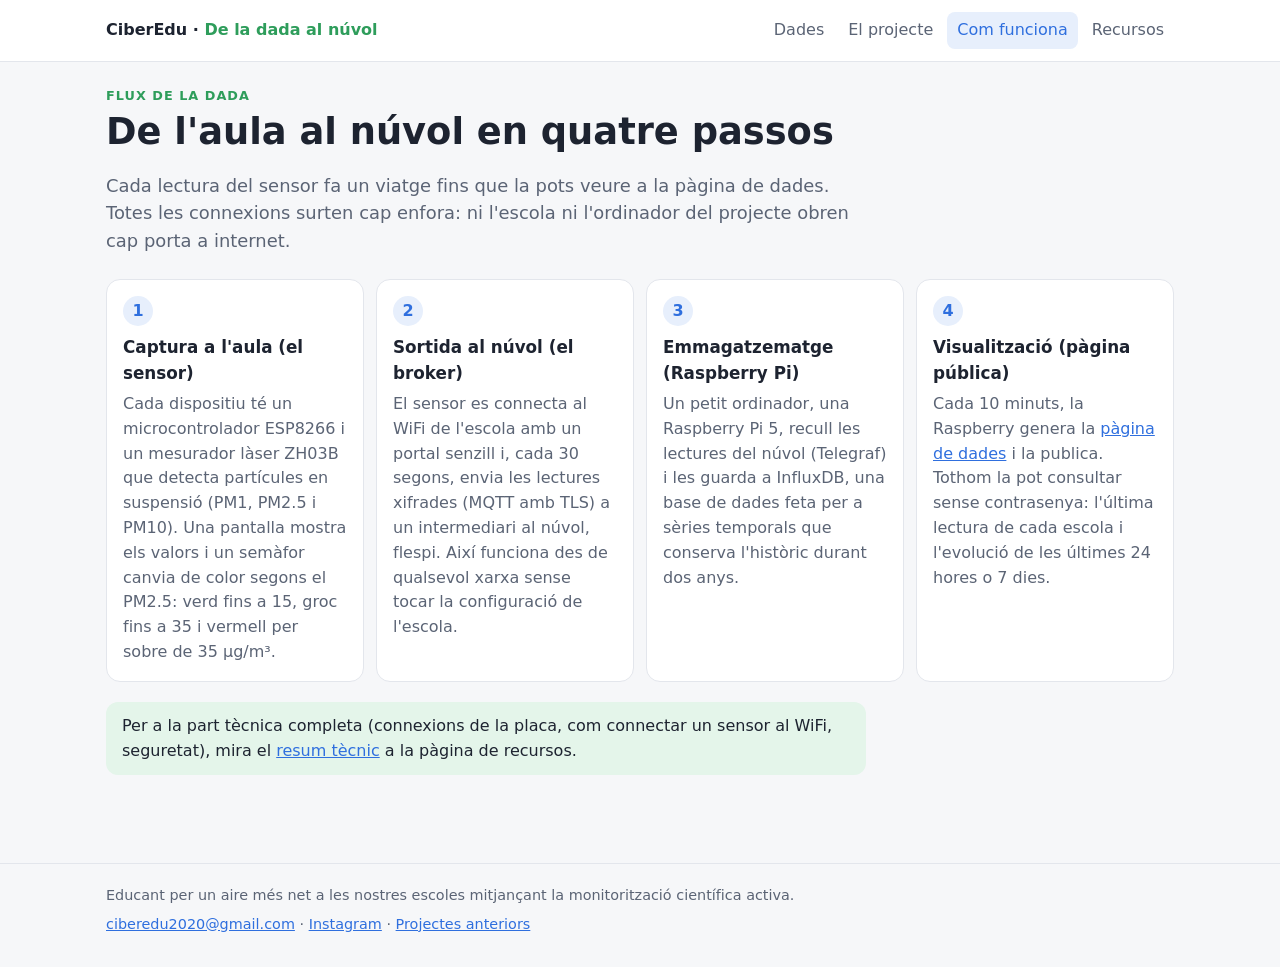
<file: flux/index.html>
<!doctype html>
<html lang="ca">
<head>
<meta charset="utf-8">
<meta name="viewport" content="width=device-width, initial-scale=1">
<title>Com funciona · CiberEdu</title>
<meta name="description" content="El recorregut d'una dada: del sensor de l'aula fins a la pàgina pública, en quatre passos.">
<link rel="stylesheet" href="/estil.css">
</head>
<body>
<header class="cap"><div class="cap-dins">
  <a class="marca" href="/">CiberEdu · <span>De la dada al núvol</span></a>
  <nav aria-label="Menú">
    <a href="/">Dades</a>
    <a href="/projecte/">El projecte</a>
    <a href="/flux/" aria-current="page">Com funciona</a>
    <a href="/recursos/">Recursos</a>
  </nav>
</div></header>

<main>
  <div class="text">
    <p class="etiqueta">Flux de la dada</p>
    <h1>De l'aula al núvol en quatre passos</h1>
    <p class="entradeta">Cada lectura del sensor fa un viatge fins que la pots veure a la pàgina de dades. Totes les connexions surten cap enfora:
       ni l'escola ni l'ordinador del projecte obren cap porta a internet.</p>
  </div>

  <ol class="passos" style="margin-top:24px">
    <li><span class="num">1</span><h3>Captura a l'aula (el sensor)</h3>
      <p>Cada dispositiu té un microcontrolador ESP8266 i un mesurador làser ZH03B que detecta partícules en suspensió (PM1, PM2.5 i PM10).
         Una pantalla mostra els valors i un semàfor canvia de color segons el PM2.5: verd fins a 15, groc fins a 35 i vermell per sobre de 35 µg/m³.</p></li>
    <li><span class="num">2</span><h3>Sortida al núvol (el broker)</h3>
      <p>El sensor es connecta al WiFi de l'escola amb un portal senzill i, cada 30 segons, envia les lectures xifrades (MQTT amb TLS)
         a un intermediari al núvol, flespi. Així funciona des de qualsevol xarxa sense tocar la configuració de l'escola.</p></li>
    <li><span class="num">3</span><h3>Emmagatzematge (Raspberry Pi)</h3>
      <p>Un petit ordinador, una Raspberry Pi 5, recull les lectures del núvol (Telegraf) i les guarda a InfluxDB,
         una base de dades feta per a sèries temporals que conserva l'històric durant dos anys.</p></li>
    <li><span class="num">4</span><h3>Visualització (pàgina pública)</h3>
      <p>Cada 10 minuts, la Raspberry genera la <a href="/">pàgina de dades</a> i la publica. Tothom la pot consultar sense contrasenya:
         l'última lectura de cada escola i l'evolució de les últimes 24 hores o 7 dies.</p></li>
  </ol>

  <p class="nota text">Per a la part tècnica completa (connexions de la placa, com connectar un sensor al WiFi, seguretat), mira el
     <a href="/recursos/">resum tècnic</a> a la pàgina de recursos.</p>
</main>

<footer class="peu"><div class="peu-dins">
  <p>Educant per un aire més net a les nostres escoles mitjançant la monitorització científica activa.</p>
  <p><a href="mailto:ciberedu2020@gmail.com">ciberedu2020@gmail.com</a> · <a href="https://www.instagram.com/ciberedu2020/">Instagram</a> ·
     <a href="https://ciberedu2020.wixsite.com/website">Projectes anteriors</a></p>
</div></footer>
</body>
</html>
</file>
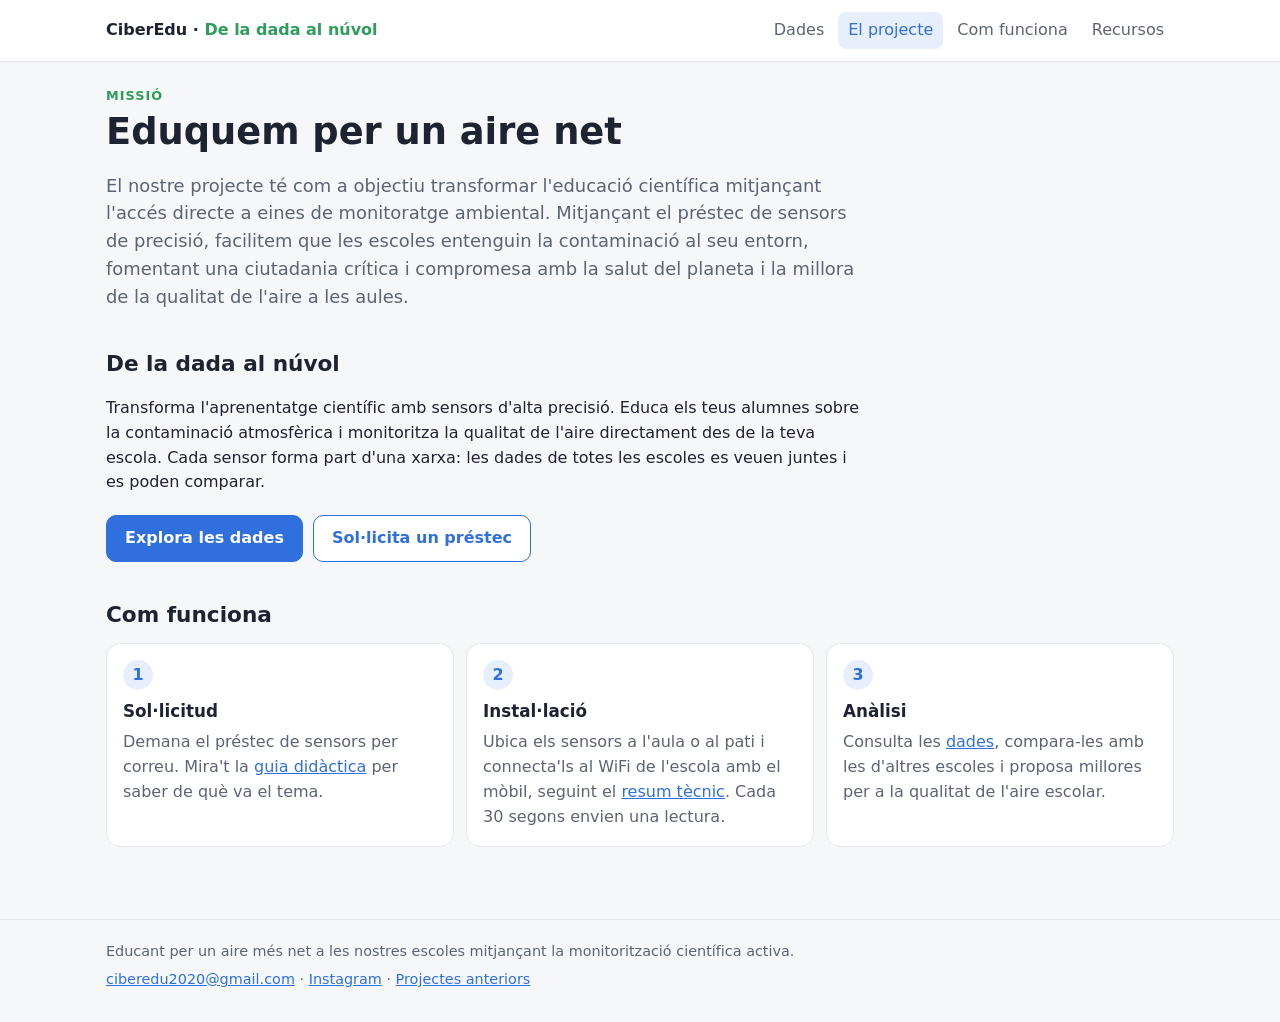
<file: projecte/index.html>
<!doctype html>
<html lang="ca">
<head>
<meta charset="utf-8">
<meta name="viewport" content="width=device-width, initial-scale=1">
<title>El projecte · CiberEdu</title>
<meta name="description" content="De la dada al núvol: préstec de sensors de qualitat de l'aire a les escoles per aprendre ciència amb dades reals.">
<link rel="stylesheet" href="/estil.css">
</head>
<body>
<header class="cap"><div class="cap-dins">
  <a class="marca" href="/">CiberEdu · <span>De la dada al núvol</span></a>
  <nav aria-label="Menú">
    <a href="/">Dades</a>
    <a href="/projecte/" aria-current="page">El projecte</a>
    <a href="/flux/">Com funciona</a>
    <a href="/recursos/">Recursos</a>
  </nav>
</div></header>

<main><div class="text">
  <p class="etiqueta">Missió</p>
  <h1>Eduquem per un aire net</h1>
  <p class="entradeta">El nostre projecte té com a objectiu transformar l'educació científica mitjançant l'accés directe a eines de monitoratge ambiental.
     Mitjançant el préstec de sensors de precisió, facilitem que les escoles entenguin la contaminació al seu entorn, fomentant una ciutadania crítica
     i compromesa amb la salut del planeta i la millora de la qualitat de l'aire a les aules.</p>

  <h2>De la dada al núvol</h2>
  <p>Transforma l'aprenentatge científic amb sensors d'alta precisió. Educa els teus alumnes sobre la contaminació atmosfèrica
     i monitoritza la qualitat de l'aire directament des de la teva escola. Cada sensor forma part d'una xarxa: les dades de totes
     les escoles es veuen juntes i es poden comparar.</p>
  <div class="botons">
    <a class="boto-gran principal" href="/">Explora les dades</a>
    <a class="boto-gran" href="mailto:ciberedu2020@gmail.com?subject=Sol%C2%B7licitud%20de%20pr%C3%A9stec%20de%20sensors">Sol·licita un préstec</a>
  </div>
</div>

  <h2>Com funciona</h2>
  <ol class="passos">
    <li><span class="num">1</span><h3>Sol·licitud</h3>
      <p>Demana el préstec de sensors per correu. Mira't la <a href="/recursos/">guia didàctica</a> per saber de què va el tema.</p></li>
    <li><span class="num">2</span><h3>Instal·lació</h3>
      <p>Ubica els sensors a l'aula o al pati i connecta'ls al WiFi de l'escola amb el mòbil, seguint el <a href="/recursos/">resum tècnic</a>.
         Cada 30 segons envien una lectura.</p></li>
    <li><span class="num">3</span><h3>Anàlisi</h3>
      <p>Consulta les <a href="/">dades</a>, compara-les amb les d'altres escoles i proposa millores per a la qualitat de l'aire escolar.</p></li>
  </ol>
</main>

<footer class="peu"><div class="peu-dins">
  <p>Educant per un aire més net a les nostres escoles mitjançant la monitorització científica activa.</p>
  <p><a href="mailto:ciberedu2020@gmail.com">ciberedu2020@gmail.com</a> · <a href="https://www.instagram.com/ciberedu2020/">Instagram</a> ·
     <a href="https://ciberedu2020.wixsite.com/website">Projectes anteriors</a></p>
</div></footer>
</body>
</html>
</file>
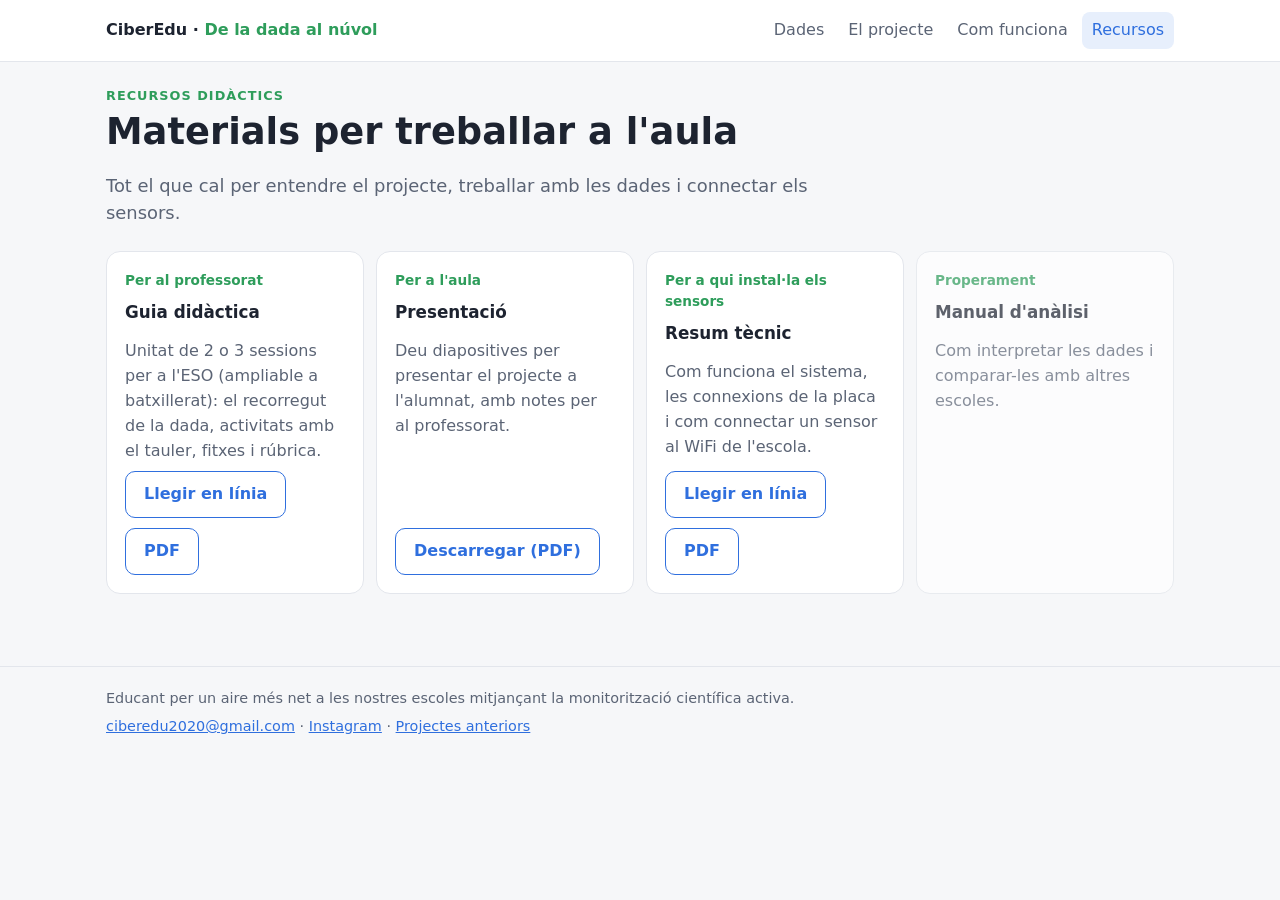
<file: recursos/index.html>
<!doctype html>
<html lang="ca">
<head>
<meta charset="utf-8">
<meta name="viewport" content="width=device-width, initial-scale=1">
<title>Recursos · CiberEdu</title>
<meta name="description" content="Guia didàctica, presentació i resum tècnic del projecte De la dada al núvol.">
<link rel="stylesheet" href="/estil.css">
<style>
  .recursos { display: grid; grid-template-columns: repeat(auto-fit, minmax(240px, 1fr)); gap: 12px; margin-top: 24px; }
  .recurs { background: var(--targeta); border: 1px solid var(--linia); border-radius: 14px; padding: 18px;
            display: flex; flex-direction: column; gap: 8px; }
  .recurs p { margin: 0; color: var(--suau); flex: 1; }
  .recurs .per { font-size: .85rem; font-weight: 600; color: var(--verd); }
  .recurs a.boto-gran { align-self: flex-start; }
  .recurs.aviat { opacity: .7; }
</style>
</head>
<body>
<header class="cap"><div class="cap-dins">
  <a class="marca" href="/">CiberEdu · <span>De la dada al núvol</span></a>
  <nav aria-label="Menú">
    <a href="/">Dades</a>
    <a href="/projecte/">El projecte</a>
    <a href="/flux/">Com funciona</a>
    <a href="/recursos/" aria-current="page">Recursos</a>
  </nav>
</div></header>

<main>
  <div class="text">
    <p class="etiqueta">Recursos didàctics</p>
    <h1>Materials per treballar a l'aula</h1>
    <p class="entradeta">Tot el que cal per entendre el projecte, treballar amb les dades i connectar els sensors.</p>
  </div>

  <div class="recursos">
    <article class="recurs">
      <span class="per">Per al professorat</span>
      <h3>Guia didàctica</h3>
      <p>Unitat de 2 o 3 sessions per a l'ESO (ampliable a batxillerat): el recorregut de la dada, activitats amb el tauler, fitxes i rúbrica.</p>
      <div class="botons" style="margin:0"><a class="boto-gran" href="/recursos/guia-didactica/">Llegir en línia</a>
      <a class="boto-gran" href="/recursos/guia-didactica.pdf">PDF</a></div>
    </article>
    <article class="recurs">
      <span class="per">Per a l'aula</span>
      <h3>Presentació</h3>
      <p>Deu diapositives per presentar el projecte a l'alumnat, amb notes per al professorat.</p>
      <a class="boto-gran" href="/recursos/presentacio.pdf">Descarregar (PDF)</a>
    </article>
    <article class="recurs">
      <span class="per">Per a qui instal·la els sensors</span>
      <h3>Resum tècnic</h3>
      <p>Com funciona el sistema, les connexions de la placa i com connectar un sensor al WiFi de l'escola.</p>
      <div class="botons" style="margin:0"><a class="boto-gran" href="/recursos/resum-tecnic/">Llegir en línia</a>
      <a class="boto-gran" href="/recursos/resum-tecnic.pdf">PDF</a></div>
    </article>
    <article class="recurs aviat">
      <span class="per">Properament</span>
      <h3>Manual d'anàlisi</h3>
      <p>Com interpretar les dades i comparar-les amb altres escoles.</p>
    </article>
  </div>
</main>

<footer class="peu"><div class="peu-dins">
  <p>Educant per un aire més net a les nostres escoles mitjançant la monitorització científica activa.</p>
  <p><a href="mailto:ciberedu2020@gmail.com">ciberedu2020@gmail.com</a> · <a href="https://www.instagram.com/ciberedu2020/">Instagram</a> ·
     <a href="https://ciberedu2020.wixsite.com/website">Projectes anteriors</a></p>
</div></footer>
</body>
</html>
</file>
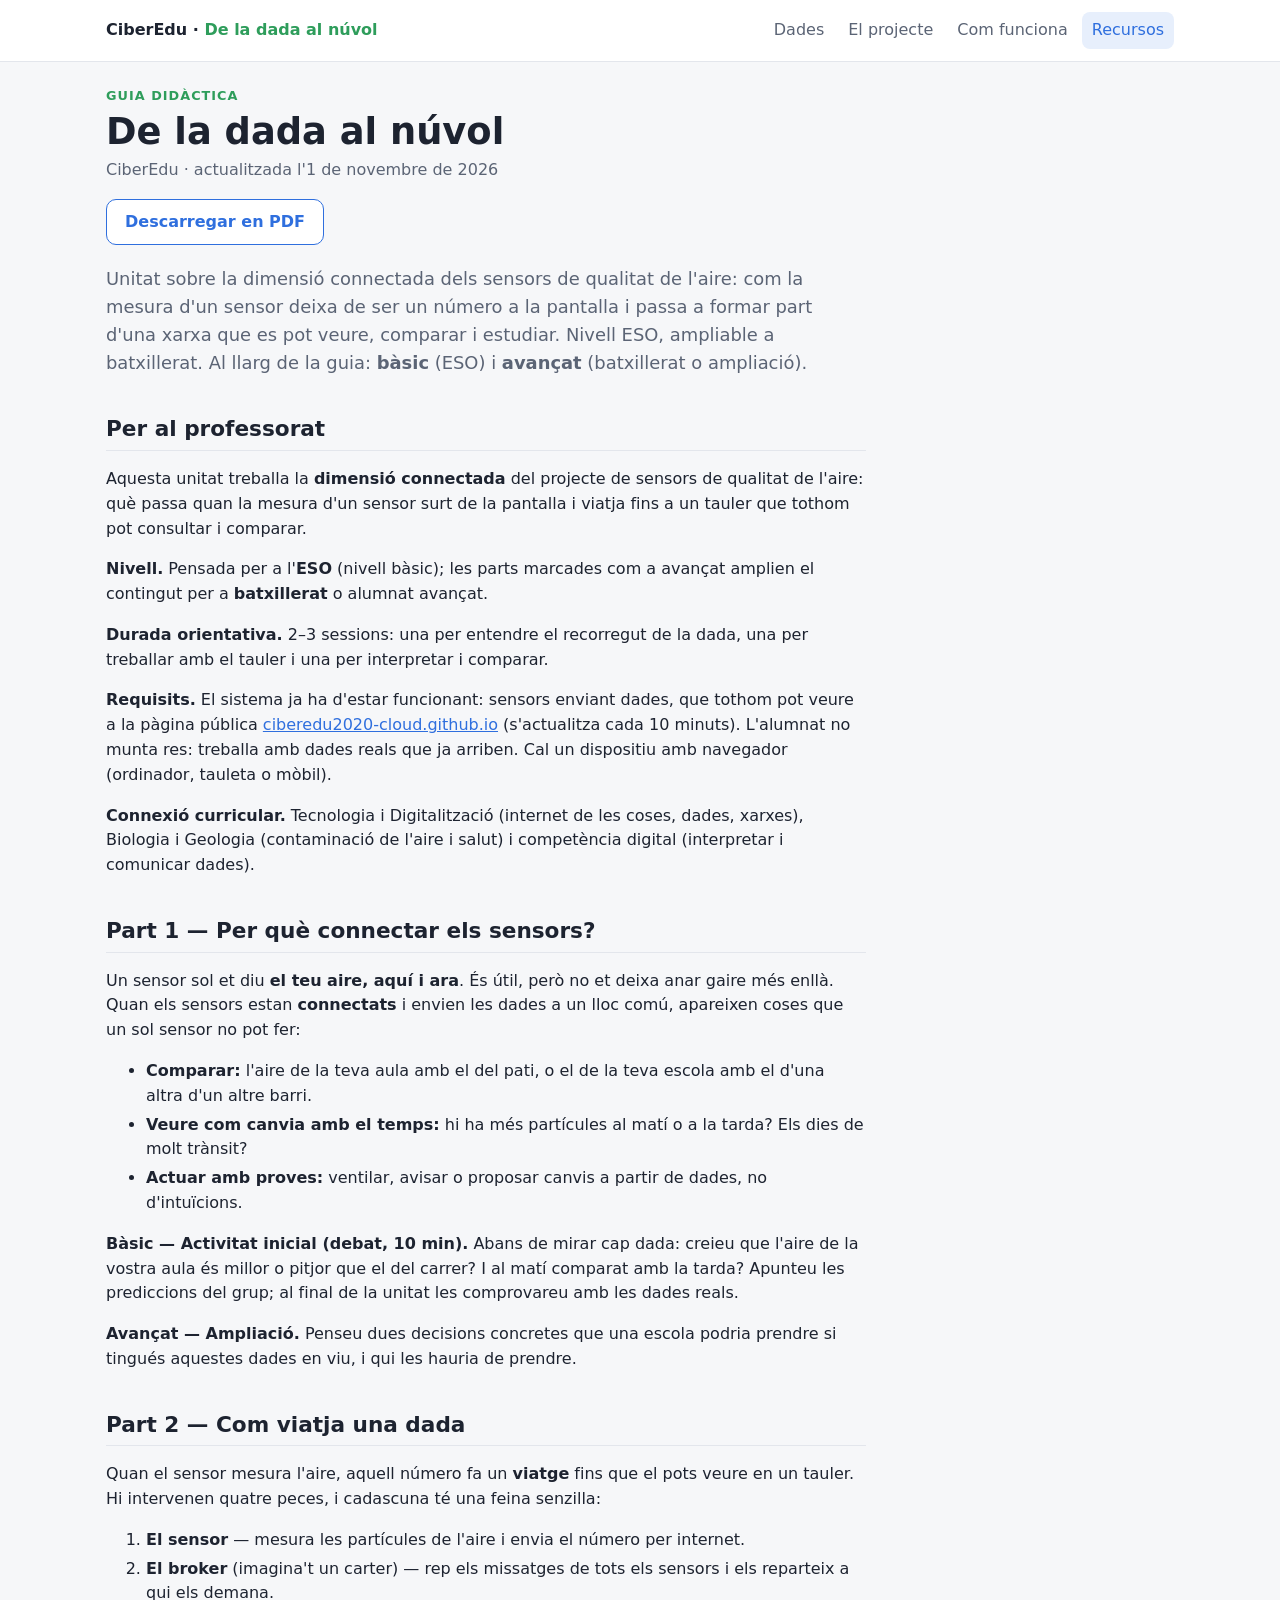
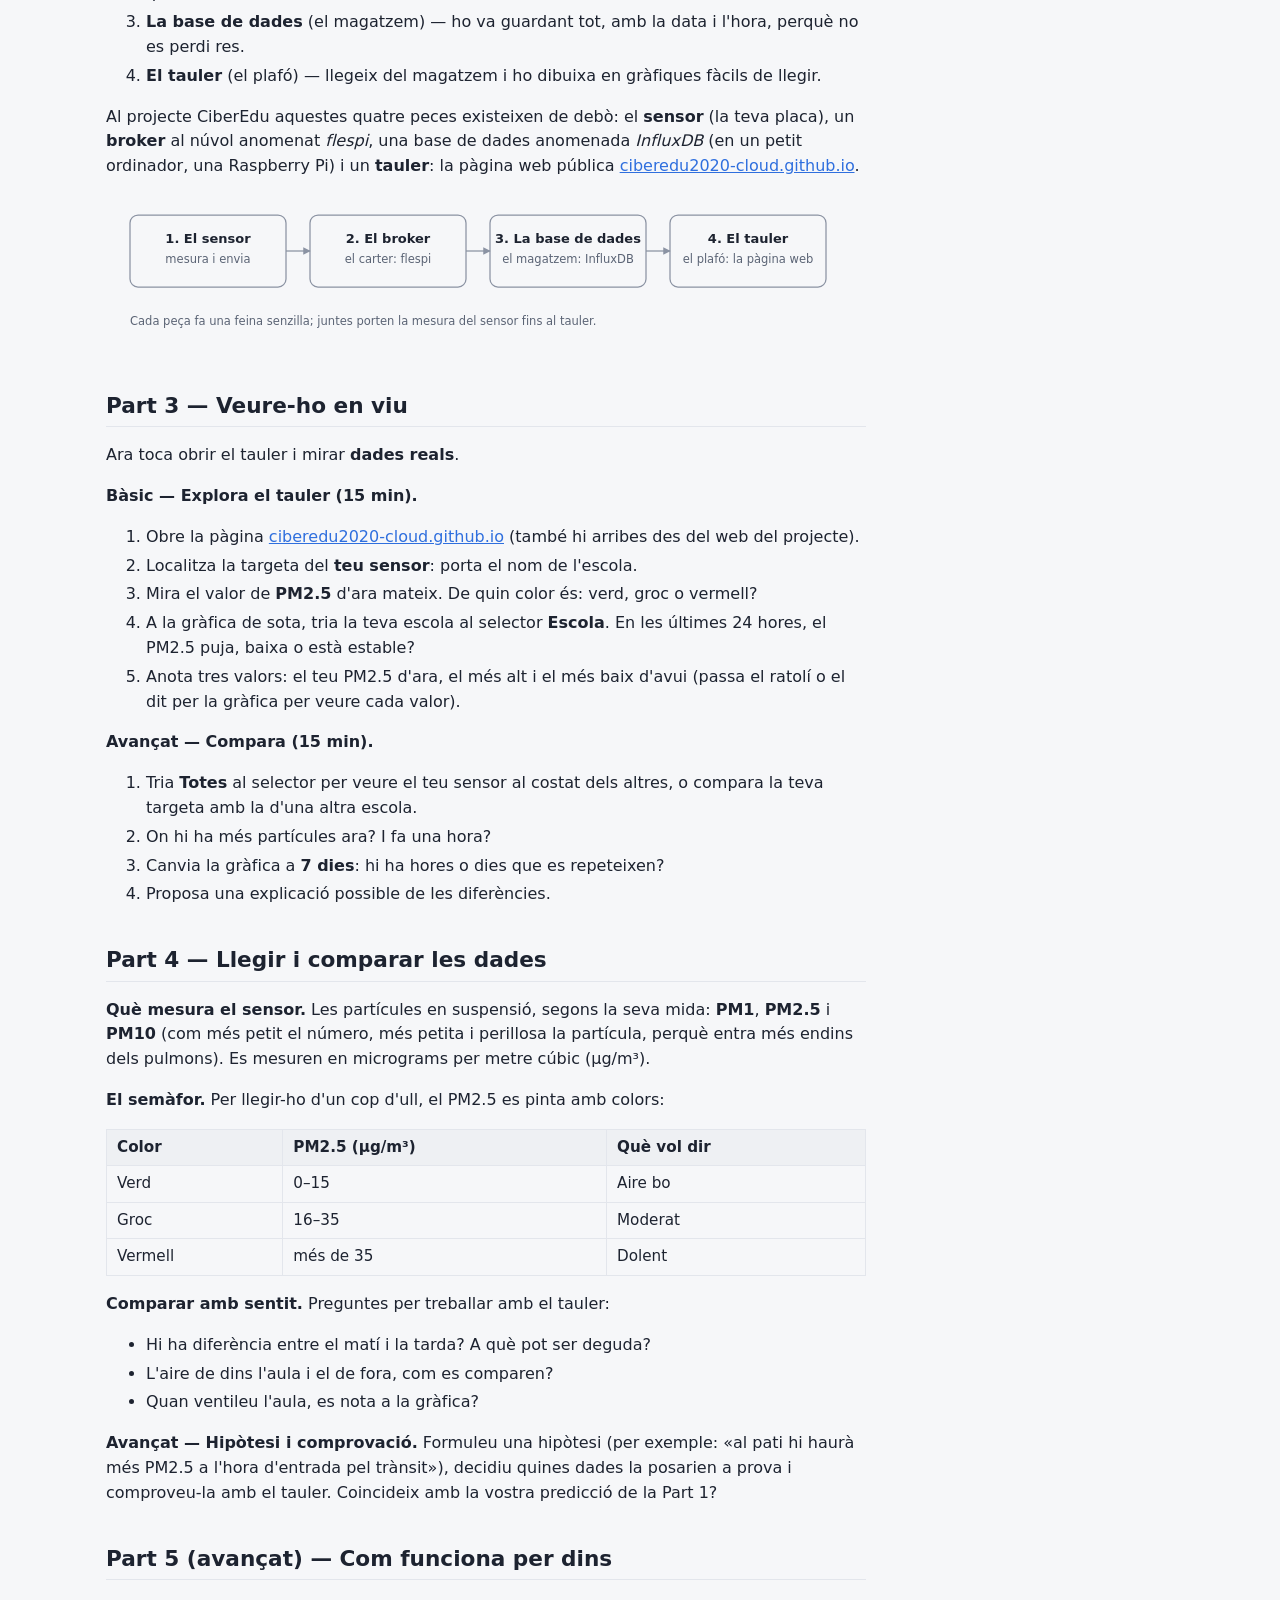
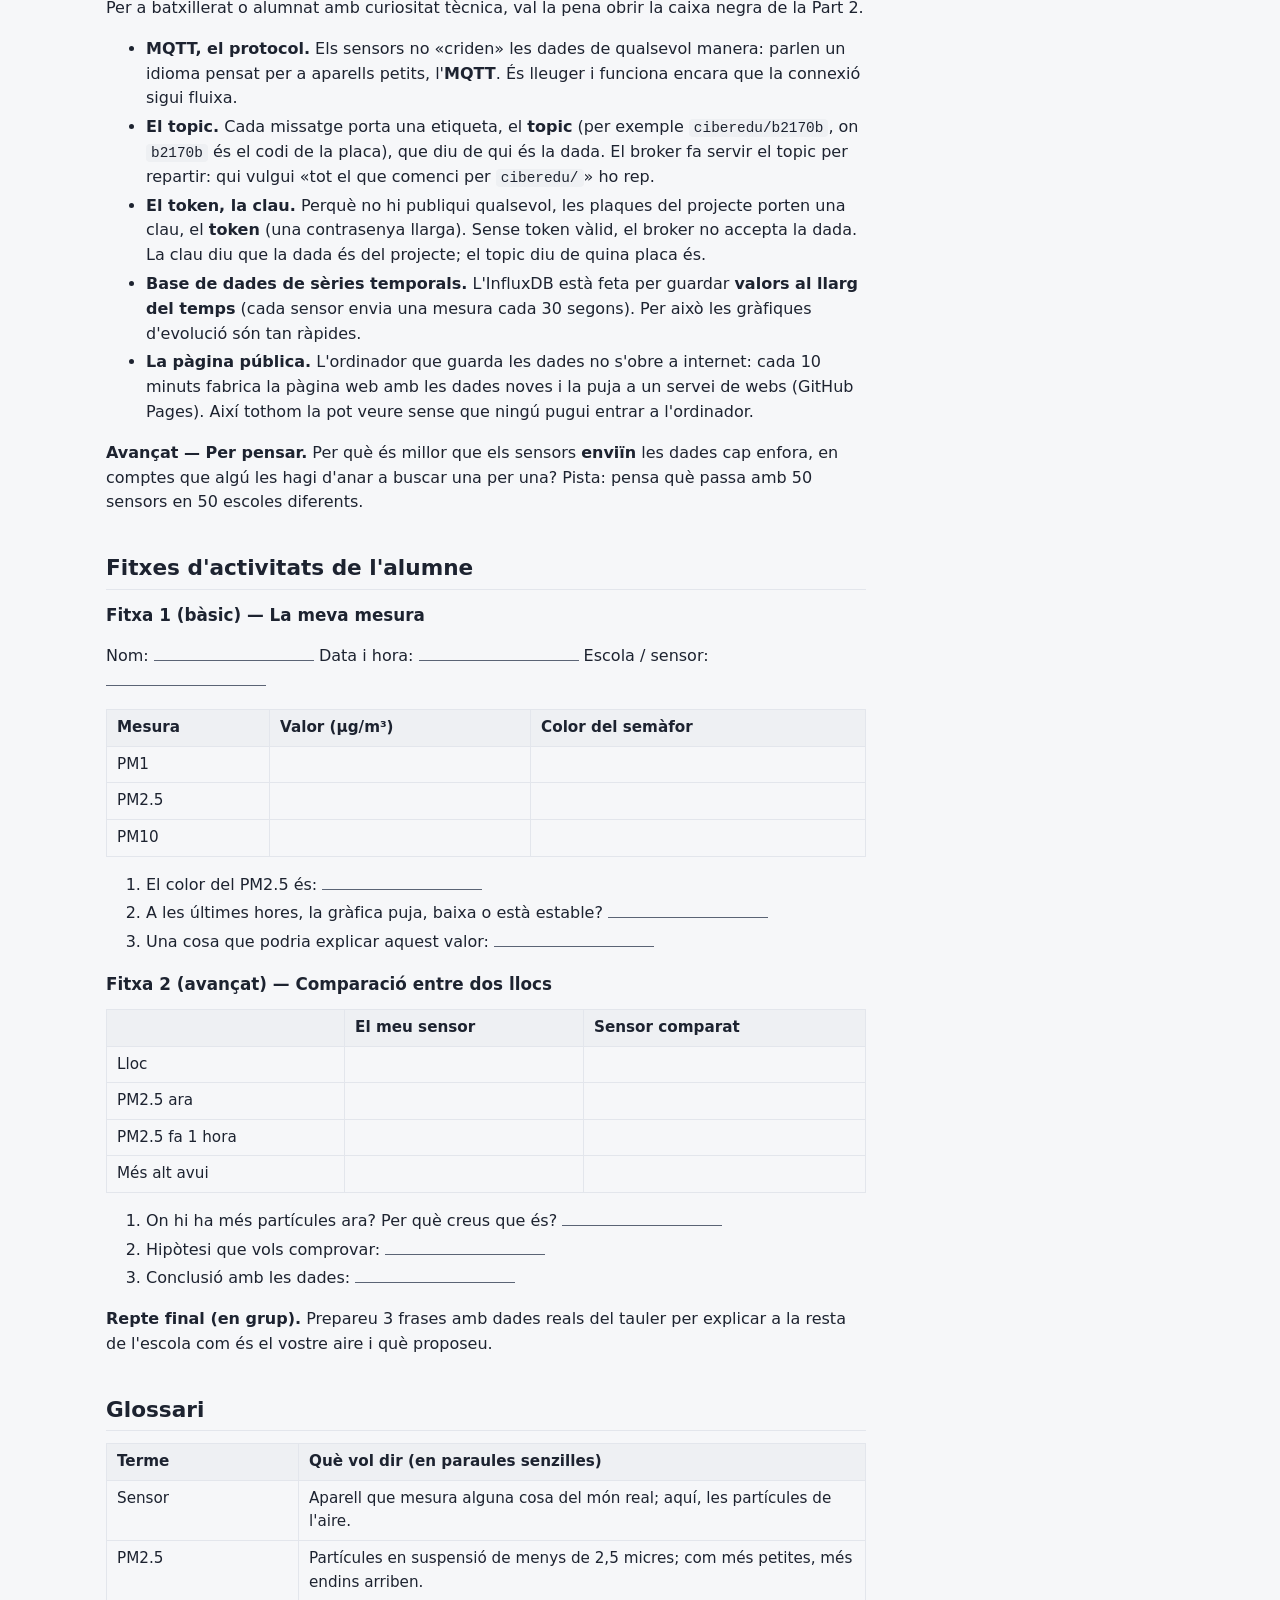
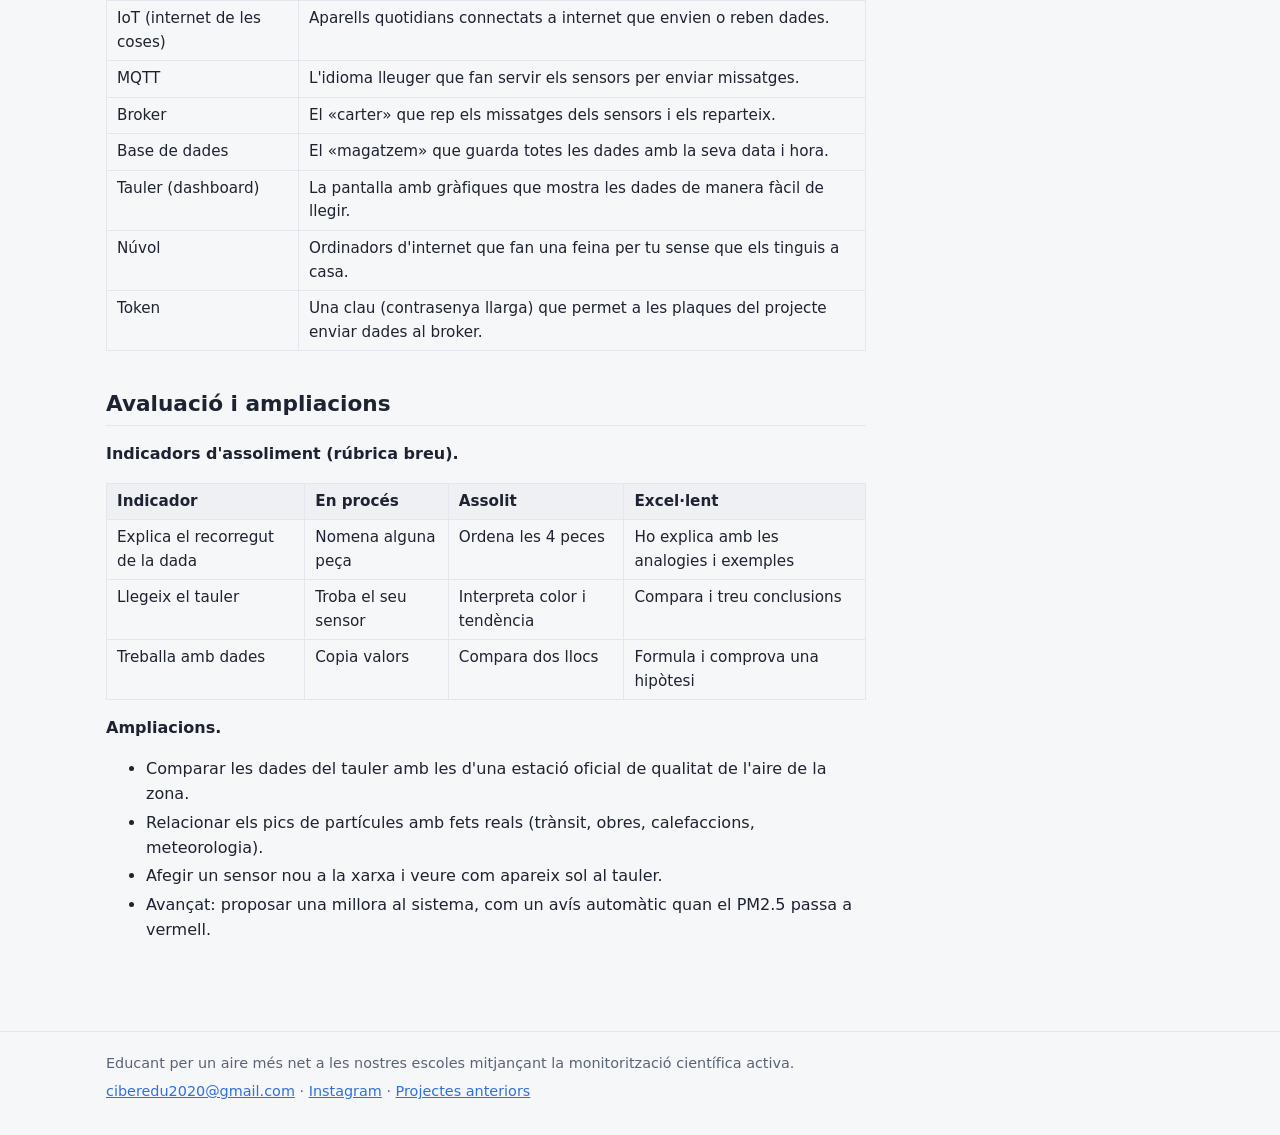
<file: recursos/guia-didactica/index.html>
<!doctype html>
<html lang="ca">
<head>
<meta charset="utf-8">
<meta name="viewport" content="width=device-width, initial-scale=1">
<title>Guia didàctica · CiberEdu</title>
<meta name="description" content="Unitat didàctica «De la dada al núvol»: com la mesura d'un sensor de qualitat de l'aire passa a formar part d'una xarxa. ESO, ampliable a batxillerat.">
<link rel="stylesheet" href="/estil.css">
<link rel="stylesheet" href="/recursos/document.css">
</head>
<body>
<header class="cap"><div class="cap-dins">
  <a class="marca" href="/">CiberEdu · <span>De la dada al núvol</span></a>
  <nav aria-label="Menú">
    <a href="/">Dades</a>
    <a href="/projecte/">El projecte</a>
    <a href="/flux/">Com funciona</a>
    <a href="/recursos/" aria-current="page">Recursos</a>
  </nav>
</div></header>

<main><article class="doc">
  <p class="etiqueta">Guia didàctica</p>
  <h1>De la dada al núvol</h1>
  <p class="data">CiberEdu · actualitzada l'1 de novembre de 2026</p>
  <p class="descarrega"><a class="boto-gran" href="/recursos/guia-didactica.pdf">Descarregar en PDF</a></p>

  <p class="entradeta">Unitat sobre la dimensió connectada dels sensors de qualitat de l'aire: com la mesura d'un sensor deixa de ser un número a la pantalla
     i passa a formar part d'una xarxa que es pot veure, comparar i estudiar. Nivell ESO, ampliable a batxillerat.
     Al llarg de la guia: <span class="nivell">bàsic</span> (ESO) i <span class="nivell">avançat</span> (batxillerat o ampliació).</p>

  <h2>Per al professorat</h2>
  <p>Aquesta unitat treballa la <strong>dimensió connectada</strong> del projecte de sensors de qualitat de l'aire: què passa quan la mesura d'un sensor
     surt de la pantalla i viatja fins a un tauler que tothom pot consultar i comparar.</p>
  <p><strong>Nivell.</strong> Pensada per a l'<strong>ESO</strong> (nivell bàsic); les parts marcades com a avançat amplien el contingut per a
     <strong>batxillerat</strong> o alumnat avançat.</p>
  <p><strong>Durada orientativa.</strong> 2–3 sessions: una per entendre el recorregut de la dada, una per treballar amb el tauler i una per interpretar i comparar.</p>
  <p><strong>Requisits.</strong> El sistema ja ha d'estar funcionant: sensors enviant dades, que tothom pot veure a la pàgina pública
     <a href="https://ciberedu2020-cloud.github.io">ciberedu2020-cloud.github.io</a> (s'actualitza cada 10 minuts). L'alumnat no munta res:
     treballa amb dades reals que ja arriben. Cal un dispositiu amb navegador (ordinador, tauleta o mòbil).</p>
  <p><strong>Connexió curricular.</strong> Tecnologia i Digitalització (internet de les coses, dades, xarxes), Biologia i Geologia
     (contaminació de l'aire i salut) i competència digital (interpretar i comunicar dades).</p>

  <h2>Part 1 — Per què connectar els sensors?</h2>
  <p>Un sensor sol et diu <strong>el teu aire, aquí i ara</strong>. És útil, però no et deixa anar gaire més enllà.
     Quan els sensors estan <strong>connectats</strong> i envien les dades a un lloc comú, apareixen coses que un sol sensor no pot fer:</p>
  <ul>
    <li><strong>Comparar:</strong> l'aire de la teva aula amb el del pati, o el de la teva escola amb el d'una altra d'un altre barri.</li>
    <li><strong>Veure com canvia amb el temps:</strong> hi ha més partícules al matí o a la tarda? Els dies de molt trànsit?</li>
    <li><strong>Actuar amb proves:</strong> ventilar, avisar o proposar canvis a partir de dades, no d'intuïcions.</li>
  </ul>
  <p><span class="nivell">Bàsic — Activitat inicial (debat, 10 min).</span> Abans de mirar cap dada: creieu que l'aire de la vostra aula és millor o pitjor
     que el del carrer? I al matí comparat amb la tarda? Apunteu les prediccions del grup; al final de la unitat les comprovareu amb les dades reals.</p>
  <p><span class="nivell">Avançat — Ampliació.</span> Penseu dues decisions concretes que una escola podria prendre si tingués aquestes dades en viu,
     i qui les hauria de prendre.</p>

  <h2>Part 2 — Com viatja una dada</h2>
  <p>Quan el sensor mesura l'aire, aquell número fa un <strong>viatge</strong> fins que el pots veure en un tauler. Hi intervenen quatre peces,
     i cadascuna té una feina senzilla:</p>
  <ol>
    <li><strong>El sensor</strong> — mesura les partícules de l'aire i envia el número per internet.</li>
    <li><strong>El broker</strong> (imagina't un carter) — rep els missatges de tots els sensors i els reparteix a qui els demana.</li>
    <li><strong>La base de dades</strong> (el magatzem) — ho va guardant tot, amb la data i l'hora, perquè no es perdi res.</li>
    <li><strong>El tauler</strong> (el plafó) — llegeix del magatzem i ho dibuixa en gràfiques fàcils de llegir.</li>
  </ol>
  <p>Al projecte CiberEdu aquestes quatre peces existeixen de debò: el <strong>sensor</strong> (la teva placa), un <strong>broker</strong> al núvol anomenat
     <em>flespi</em>, una base de dades anomenada <em>InfluxDB</em> (en un petit ordinador, una Raspberry Pi) i un <strong>tauler</strong>:
     la pàgina web pública <a href="https://ciberedu2020-cloud.github.io">ciberedu2020-cloud.github.io</a>.</p>
  <figure class="esquema">
    <svg viewBox="0 0 760 150" role="img" aria-label="El recorregut d'una dada: del sensor al tauler" font-family="system-ui, sans-serif" font-size="13">
      <defs><marker id="fletxa-g" viewBox="0 0 10 10" refX="9" refY="5" markerWidth="6" markerHeight="6" orient="auto"><path d="M0 0L10 5L0 10z" fill="#8b93a3"/></marker></defs>
      <g fill="none" stroke="#8b93a3" stroke-width="1.25">
        <path d="M180 56H204" marker-end="url(#fletxa-g)"/><path d="M360 56H384" marker-end="url(#fletxa-g)"/><path d="M540 56H564" marker-end="url(#fletxa-g)"/>
        <rect x="24" y="20" width="156" height="72" rx="8"/><rect x="204" y="20" width="156" height="72" rx="8"/><rect x="384" y="20" width="156" height="72" rx="8"/><rect x="564" y="20" width="156" height="72" rx="8"/>
      </g>
      <g text-anchor="middle" fill="var(--text)" font-weight="600">
        <text x="102" y="48">1. El sensor</text><text x="282" y="48">2. El broker</text><text x="462" y="48">3. La base de dades</text><text x="642" y="48">4. El tauler</text>
      </g>
      <g text-anchor="middle" fill="var(--suau)" font-size="11.5">
        <text x="102" y="68">mesura i envia</text><text x="282" y="68">el carter: flespi</text><text x="462" y="68">el magatzem: InfluxDB</text><text x="642" y="68">el plafó: la pàgina web</text>
      </g>
      <text x="24" y="130" font-size="11.5" fill="var(--suau)">Cada peça fa una feina senzilla; juntes porten la mesura del sensor fins al tauler.</text>
    </svg>
  </figure>

  <h2>Part 3 — Veure-ho en viu</h2>
  <p>Ara toca obrir el tauler i mirar <strong>dades reals</strong>.</p>
  <p><span class="nivell">Bàsic — Explora el tauler (15 min).</span></p>
  <ol>
    <li>Obre la pàgina <a href="https://ciberedu2020-cloud.github.io">ciberedu2020-cloud.github.io</a> (també hi arribes des del web del projecte).</li>
    <li>Localitza la targeta del <strong>teu sensor</strong>: porta el nom de l'escola.</li>
    <li>Mira el valor de <strong>PM2.5</strong> d'ara mateix. De quin color és: verd, groc o vermell?</li>
    <li>A la gràfica de sota, tria la teva escola al selector <strong>Escola</strong>. En les últimes 24 hores, el PM2.5 puja, baixa o està estable?</li>
    <li>Anota tres valors: el teu PM2.5 d'ara, el més alt i el més baix d'avui (passa el ratolí o el dit per la gràfica per veure cada valor).</li>
  </ol>
  <p><span class="nivell">Avançat — Compara (15 min).</span></p>
  <ol>
    <li>Tria <strong>Totes</strong> al selector per veure el teu sensor al costat dels altres, o compara la teva targeta amb la d'una altra escola.</li>
    <li>On hi ha més partícules ara? I fa una hora?</li>
    <li>Canvia la gràfica a <strong>7 dies</strong>: hi ha hores o dies que es repeteixen?</li>
    <li>Proposa una explicació possible de les diferències.</li>
  </ol>

  <h2>Part 4 — Llegir i comparar les dades</h2>
  <p><strong>Què mesura el sensor.</strong> Les partícules en suspensió, segons la seva mida: <strong>PM1</strong>, <strong>PM2.5</strong> i <strong>PM10</strong>
     (com més petit el número, més petita i perillosa la partícula, perquè entra més endins dels pulmons). Es mesuren en micrograms per metre cúbic (µg/m³).</p>
  <p><strong>El semàfor.</strong> Per llegir-ho d'un cop d'ull, el PM2.5 es pinta amb colors:</p>
  <table>
    <tr><th>Color</th><th>PM2.5 (µg/m³)</th><th>Què vol dir</th></tr>
    <tr><td>Verd</td><td>0–15</td><td>Aire bo</td></tr>
    <tr><td>Groc</td><td>16–35</td><td>Moderat</td></tr>
    <tr><td>Vermell</td><td>més de 35</td><td>Dolent</td></tr>
  </table>
  <p><strong>Comparar amb sentit.</strong> Preguntes per treballar amb el tauler:</p>
  <ul>
    <li>Hi ha diferència entre el matí i la tarda? A què pot ser deguda?</li>
    <li>L'aire de dins l'aula i el de fora, com es comparen?</li>
    <li>Quan ventileu l'aula, es nota a la gràfica?</li>
  </ul>
  <p><span class="nivell">Avançat — Hipòtesi i comprovació.</span> Formuleu una hipòtesi (per exemple: «al pati hi haurà més PM2.5 a l'hora d'entrada pel trànsit»),
     decidiu quines dades la posarien a prova i comproveu-la amb el tauler. Coincideix amb la vostra predicció de la Part 1?</p>

  <h2>Part 5 (avançat) — Com funciona per dins</h2>
  <p>Per a batxillerat o alumnat amb curiositat tècnica, val la pena obrir la caixa negra de la Part 2.</p>
  <ul>
    <li><strong>MQTT, el protocol.</strong> Els sensors no «criden» les dades de qualsevol manera: parlen un idioma pensat per a aparells petits,
        l'<strong>MQTT</strong>. És lleuger i funciona encara que la connexió sigui fluixa.</li>
    <li><strong>El topic.</strong> Cada missatge porta una etiqueta, el <strong>topic</strong> (per exemple <code>ciberedu/b2170b</code>, on <code>b2170b</code>
        és el codi de la placa), que diu de qui és la dada. El broker fa servir el topic per repartir: qui vulgui «tot el que comenci per <code>ciberedu/</code>» ho rep.</li>
    <li><strong>El token, la clau.</strong> Perquè no hi publiqui qualsevol, les plaques del projecte porten una clau, el <strong>token</strong> (una contrasenya llarga).
        Sense token vàlid, el broker no accepta la dada. La clau diu que la dada és del projecte; el topic diu de quina placa és.</li>
    <li><strong>Base de dades de sèries temporals.</strong> L'InfluxDB està feta per guardar <strong>valors al llarg del temps</strong>
        (cada sensor envia una mesura cada 30 segons). Per això les gràfiques d'evolució són tan ràpides.</li>
    <li><strong>La pàgina pública.</strong> L'ordinador que guarda les dades no s'obre a internet: cada 10 minuts fabrica la pàgina web amb les dades noves
        i la puja a un servei de webs (GitHub Pages). Així tothom la pot veure sense que ningú pugui entrar a l'ordinador.</li>
  </ul>
  <p><span class="nivell">Avançat — Per pensar.</span> Per què és millor que els sensors <strong>enviïn</strong> les dades cap enfora, en comptes que algú
     les hagi d'anar a buscar una per una? Pista: pensa què passa amb 50 sensors en 50 escoles diferents.</p>

  <h2 class="salt">Fitxes d'activitats de l'alumne</h2>
  <h3>Fitxa 1 (bàsic) — La meva mesura</h3>
  <p>Nom: <span class="blanc"></span> Data i hora: <span class="blanc"></span> Escola / sensor: <span class="blanc"></span></p>
  <table>
    <tr><th>Mesura</th><th>Valor (µg/m³)</th><th>Color del semàfor</th></tr>
    <tr><td>PM1</td><td></td><td></td></tr>
    <tr><td>PM2.5</td><td></td><td></td></tr>
    <tr><td>PM10</td><td></td><td></td></tr>
  </table>
  <ol>
    <li>El color del PM2.5 és: <span class="blanc"></span></li>
    <li>A les últimes hores, la gràfica puja, baixa o està estable? <span class="blanc"></span></li>
    <li>Una cosa que podria explicar aquest valor: <span class="blanc"></span></li>
  </ol>
  <h3>Fitxa 2 (avançat) — Comparació entre dos llocs</h3>
  <table>
    <tr><th></th><th>El meu sensor</th><th>Sensor comparat</th></tr>
    <tr><td>Lloc</td><td></td><td></td></tr>
    <tr><td>PM2.5 ara</td><td></td><td></td></tr>
    <tr><td>PM2.5 fa 1 hora</td><td></td><td></td></tr>
    <tr><td>Més alt avui</td><td></td><td></td></tr>
  </table>
  <ol>
    <li>On hi ha més partícules ara? Per què creus que és? <span class="blanc"></span></li>
    <li>Hipòtesi que vols comprovar: <span class="blanc"></span></li>
    <li>Conclusió amb les dades: <span class="blanc"></span></li>
  </ol>
  <p><strong>Repte final (en grup).</strong> Prepareu 3 frases amb dades reals del tauler per explicar a la resta de l'escola com és el vostre aire i què proposeu.</p>

  <h2>Glossari</h2>
  <table>
    <tr><th>Terme</th><th>Què vol dir (en paraules senzilles)</th></tr>
    <tr><td>Sensor</td><td>Aparell que mesura alguna cosa del món real; aquí, les partícules de l'aire.</td></tr>
    <tr><td>PM2.5</td><td>Partícules en suspensió de menys de 2,5 micres; com més petites, més endins arriben.</td></tr>
    <tr><td>IoT (internet de les coses)</td><td>Aparells quotidians connectats a internet que envien o reben dades.</td></tr>
    <tr><td>MQTT</td><td>L'idioma lleuger que fan servir els sensors per enviar missatges.</td></tr>
    <tr><td>Broker</td><td>El «carter» que rep els missatges dels sensors i els reparteix.</td></tr>
    <tr><td>Base de dades</td><td>El «magatzem» que guarda totes les dades amb la seva data i hora.</td></tr>
    <tr><td>Tauler (dashboard)</td><td>La pantalla amb gràfiques que mostra les dades de manera fàcil de llegir.</td></tr>
    <tr><td>Núvol</td><td>Ordinadors d'internet que fan una feina per tu sense que els tinguis a casa.</td></tr>
    <tr><td>Token</td><td>Una clau (contrasenya llarga) que permet a les plaques del projecte enviar dades al broker.</td></tr>
  </table>

  <h2>Avaluació i ampliacions</h2>
  <p><strong>Indicadors d'assoliment (rúbrica breu).</strong></p>
  <table>
    <tr><th>Indicador</th><th>En procés</th><th>Assolit</th><th>Excel·lent</th></tr>
    <tr><td>Explica el recorregut de la dada</td><td>Nomena alguna peça</td><td>Ordena les 4 peces</td><td>Ho explica amb les analogies i exemples</td></tr>
    <tr><td>Llegeix el tauler</td><td>Troba el seu sensor</td><td>Interpreta color i tendència</td><td>Compara i treu conclusions</td></tr>
    <tr><td>Treballa amb dades</td><td>Copia valors</td><td>Compara dos llocs</td><td>Formula i comprova una hipòtesi</td></tr>
  </table>
  <p><strong>Ampliacions.</strong></p>
  <ul>
    <li>Comparar les dades del tauler amb les d'una estació oficial de qualitat de l'aire de la zona.</li>
    <li>Relacionar els pics de partícules amb fets reals (trànsit, obres, calefaccions, meteorologia).</li>
    <li>Afegir un sensor nou a la xarxa i veure com apareix sol al tauler.</li>
    <li>Avançat: proposar una millora al sistema, com un avís automàtic quan el PM2.5 passa a vermell.</li>
  </ul>
</article></main>

<footer class="peu"><div class="peu-dins">
  <p>Educant per un aire més net a les nostres escoles mitjançant la monitorització científica activa.</p>
  <p><a href="mailto:ciberedu2020@gmail.com">ciberedu2020@gmail.com</a> · <a href="https://www.instagram.com/ciberedu2020/">Instagram</a> ·
     <a href="https://ciberedu2020.wixsite.com/website">Projectes anteriors</a></p>
</div></footer>
</body>
</html>
</file>
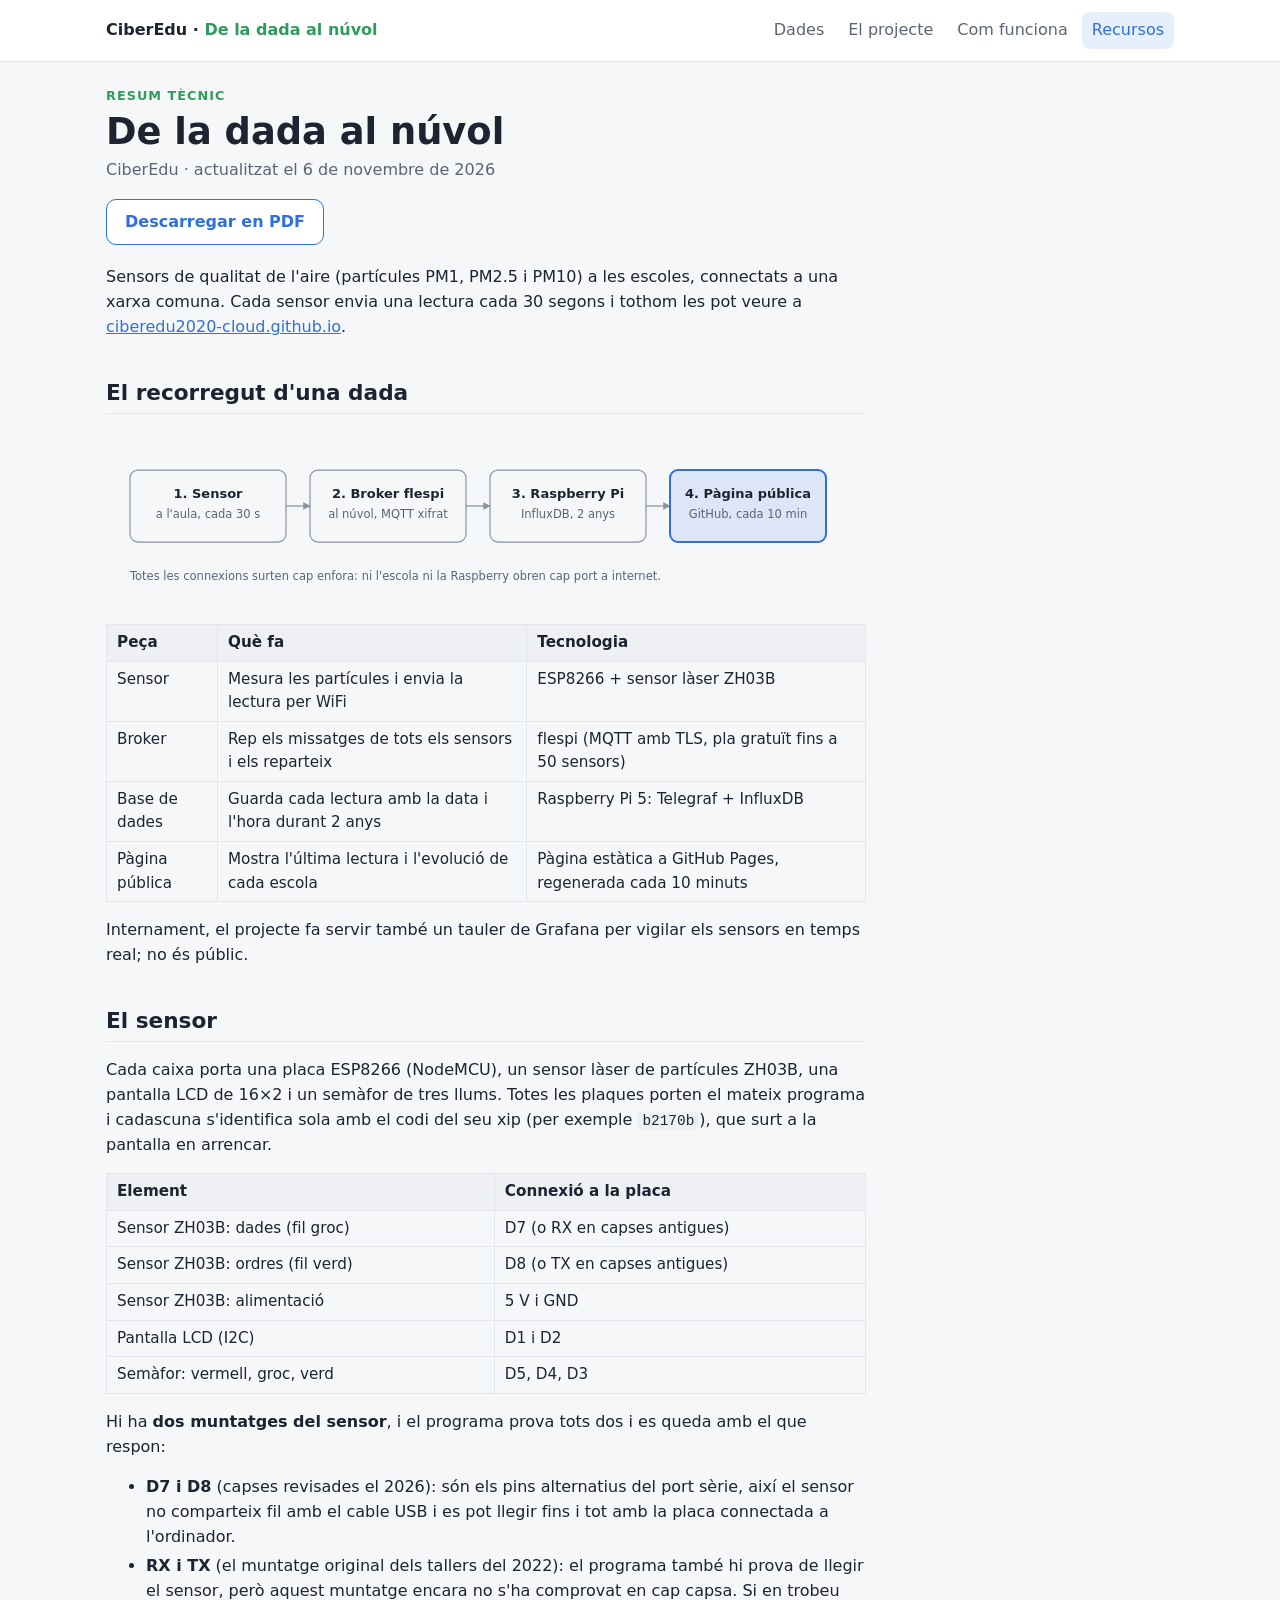
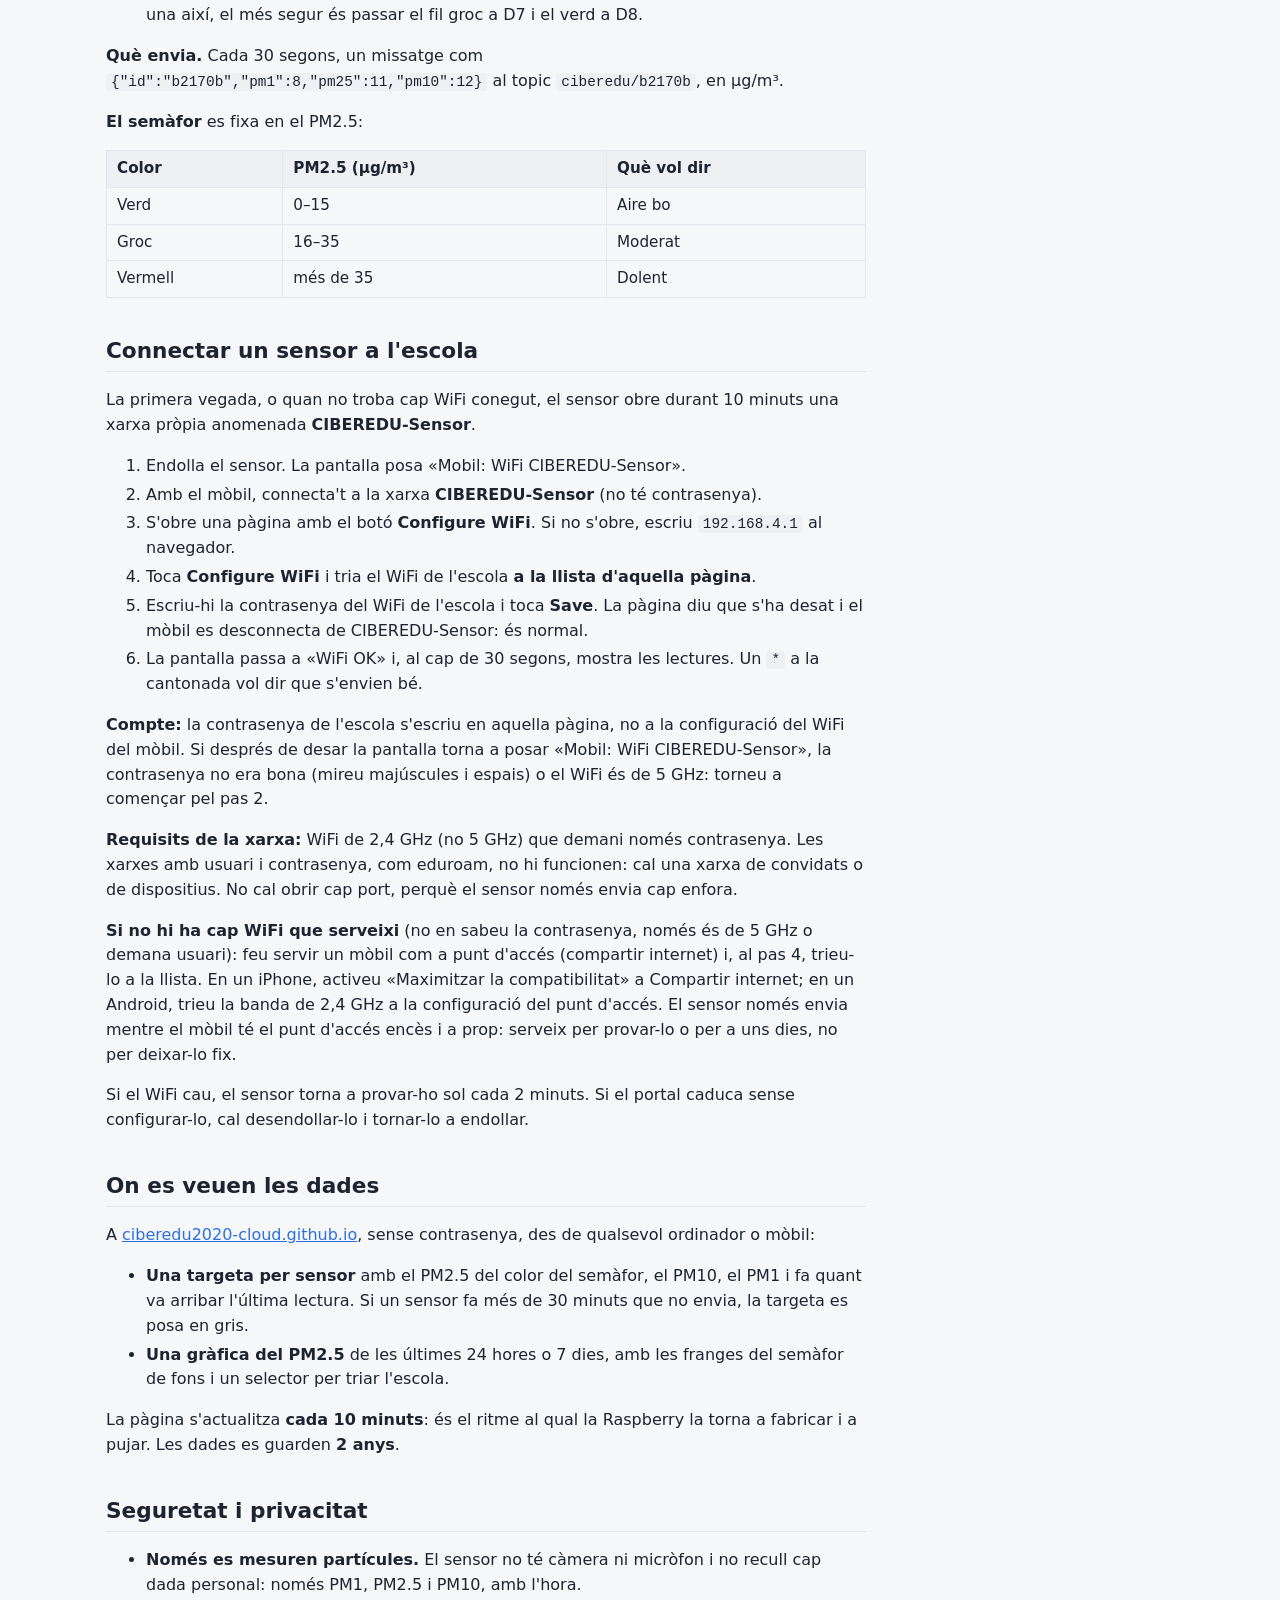
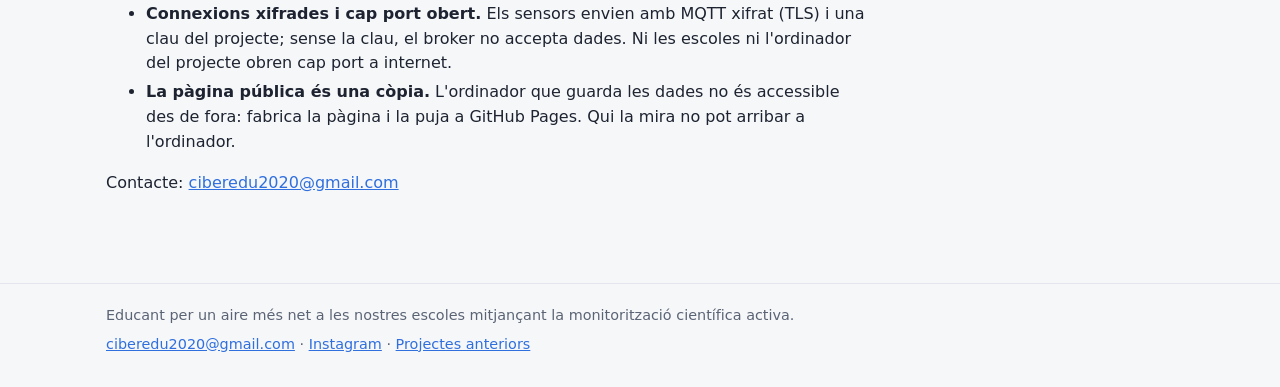
<file: recursos/resum-tecnic/index.html>
<!doctype html>
<html lang="ca">
<head>
<meta charset="utf-8">
<meta name="viewport" content="width=device-width, initial-scale=1">
<title>Resum tècnic · CiberEdu</title>
<meta name="description" content="Com funciona el sistema de sensors de CiberEdu, les connexions de la placa i com connectar un sensor al WiFi de l'escola.">
<link rel="stylesheet" href="/estil.css">
<link rel="stylesheet" href="/recursos/document.css">
</head>
<body>
<header class="cap"><div class="cap-dins">
  <a class="marca" href="/">CiberEdu · <span>De la dada al núvol</span></a>
  <nav aria-label="Menú">
    <a href="/">Dades</a>
    <a href="/projecte/">El projecte</a>
    <a href="/flux/">Com funciona</a>
    <a href="/recursos/" aria-current="page">Recursos</a>
  </nav>
</div></header>

<main><article class="doc">
  <p class="etiqueta">Resum tècnic</p>
  <h1>De la dada al núvol</h1>
  <p class="data">CiberEdu · actualitzat el 6 de novembre de 2026</p>
  <p class="descarrega"><a class="boto-gran" href="/recursos/resum-tecnic.pdf">Descarregar en PDF</a></p>

  <p>Sensors de qualitat de l'aire (partícules PM1, PM2.5 i PM10) a les escoles, connectats a una xarxa comuna.
     Cada sensor envia una lectura cada 30 segons i tothom les pot veure a <a href="https://ciberedu2020-cloud.github.io">ciberedu2020-cloud.github.io</a>.</p>

  <h2>El recorregut d'una dada</h2>
  <figure class="esquema">
    <svg viewBox="0 0 760 170" role="img" aria-label="La dada surt de l'escola i arriba a la pàgina pública" font-family="system-ui, sans-serif" font-size="13">
      <defs><marker id="fletxa" viewBox="0 0 10 10" refX="9" refY="5" markerWidth="6" markerHeight="6" orient="auto"><path d="M0 0L10 5L0 10z" fill="#8b93a3"/></marker></defs>
      <g fill="none" stroke="#8b93a3" stroke-width="1.25">
        <path d="M180 76H204" marker-end="url(#fletxa)"/><path d="M360 76H384" marker-end="url(#fletxa)"/><path d="M540 76H564" marker-end="url(#fletxa)"/>
      </g>
      <g fill="none" stroke="#8b93a3" stroke-width="1.25">
        <rect x="24" y="40" width="156" height="72" rx="8"/><rect x="204" y="40" width="156" height="72" rx="8"/><rect x="384" y="40" width="156" height="72" rx="8"/>
      </g>
      <rect x="564" y="40" width="156" height="72" rx="8" fill="#2f6fde" fill-opacity="0.12" stroke="#2f6fde" stroke-width="2"/>
      <g text-anchor="middle" fill="var(--text)" font-weight="600">
        <text x="102" y="68">1. Sensor</text><text x="282" y="68">2. Broker flespi</text><text x="462" y="68">3. Raspberry Pi</text><text x="642" y="68">4. Pàgina pública</text>
      </g>
      <g text-anchor="middle" fill="var(--suau)" font-size="11.5">
        <text x="102" y="88">a l'aula, cada 30 s</text><text x="282" y="88">al núvol, MQTT xifrat</text><text x="462" y="88">InfluxDB, 2 anys</text><text x="642" y="88">GitHub, cada 10 min</text>
      </g>
      <text x="24" y="150" font-size="11.5" fill="var(--suau)">Totes les connexions surten cap enfora: ni l'escola ni la Raspberry obren cap port a internet.</text>
    </svg>
  </figure>
  <table>
    <tr><th>Peça</th><th>Què fa</th><th>Tecnologia</th></tr>
    <tr><td>Sensor</td><td>Mesura les partícules i envia la lectura per WiFi</td><td>ESP8266 + sensor làser ZH03B</td></tr>
    <tr><td>Broker</td><td>Rep els missatges de tots els sensors i els reparteix</td><td>flespi (MQTT amb TLS, pla gratuït fins a 50 sensors)</td></tr>
    <tr><td>Base de dades</td><td>Guarda cada lectura amb la data i l'hora durant 2 anys</td><td>Raspberry Pi 5: Telegraf + InfluxDB</td></tr>
    <tr><td>Pàgina pública</td><td>Mostra l'última lectura i l'evolució de cada escola</td><td>Pàgina estàtica a GitHub Pages, regenerada cada 10 minuts</td></tr>
  </table>
  <p>Internament, el projecte fa servir també un tauler de Grafana per vigilar els sensors en temps real; no és públic.</p>

  <h2>El sensor</h2>
  <p>Cada caixa porta una placa ESP8266 (NodeMCU), un sensor làser de partícules ZH03B, una pantalla LCD de 16×2 i un semàfor de tres llums.
     Totes les plaques porten el mateix programa i cadascuna s'identifica sola amb el codi del seu xip (per exemple <code>b2170b</code>),
     que surt a la pantalla en arrencar.</p>
  <table>
    <tr><th>Element</th><th>Connexió a la placa</th></tr>
    <tr><td>Sensor ZH03B: dades (fil groc)</td><td>D7 (o RX en capses antigues)</td></tr>
    <tr><td>Sensor ZH03B: ordres (fil verd)</td><td>D8 (o TX en capses antigues)</td></tr>
    <tr><td>Sensor ZH03B: alimentació</td><td>5 V i GND</td></tr>
    <tr><td>Pantalla LCD (I2C)</td><td>D1 i D2</td></tr>
    <tr><td>Semàfor: vermell, groc, verd</td><td>D5, D4, D3</td></tr>
  </table>
  <p>Hi ha <strong>dos muntatges del sensor</strong>, i el programa prova tots dos i es queda amb el que respon:</p>
  <ul>
    <li><strong>D7 i D8</strong> (capses revisades el 2026): són els pins alternatius del port sèrie, així el sensor no comparteix fil
        amb el cable USB i es pot llegir fins i tot amb la placa connectada a l'ordinador.</li>
    <li><strong>RX i TX</strong> (el muntatge original dels tallers del 2022): el programa també hi prova de llegir el sensor, però aquest
        muntatge encara no s'ha comprovat en cap capsa. Si en trobeu una així, el més segur és passar el fil groc a D7 i el verd a D8.</li>
  </ul>
  <p><strong>Què envia.</strong> Cada 30 segons, un missatge com <code>{"id":"b2170b","pm1":8,"pm25":11,"pm10":12}</code> al topic <code>ciberedu/b2170b</code>, en µg/m³.</p>
  <p><strong>El semàfor</strong> es fixa en el PM2.5:</p>
  <table>
    <tr><th>Color</th><th>PM2.5 (µg/m³)</th><th>Què vol dir</th></tr>
    <tr><td>Verd</td><td>0–15</td><td>Aire bo</td></tr>
    <tr><td>Groc</td><td>16–35</td><td>Moderat</td></tr>
    <tr><td>Vermell</td><td>més de 35</td><td>Dolent</td></tr>
  </table>

  <h2 class="salt">Connectar un sensor a l'escola</h2>
  <p>La primera vegada, o quan no troba cap WiFi conegut, el sensor obre durant 10 minuts una xarxa pròpia anomenada <strong>CIBEREDU-Sensor</strong>.</p>
  <ol>
    <li>Endolla el sensor. La pantalla posa «Mobil: WiFi CIBEREDU-Sensor».</li>
    <li>Amb el mòbil, connecta't a la xarxa <strong>CIBEREDU-Sensor</strong> (no té contrasenya).</li>
    <li>S'obre una pàgina amb el botó <strong>Configure WiFi</strong>. Si no s'obre, escriu <code>192.168.4.1</code> al navegador.</li>
    <li>Toca <strong>Configure WiFi</strong> i tria el WiFi de l'escola <strong>a la llista d'aquella pàgina</strong>.</li>
    <li>Escriu-hi la contrasenya del WiFi de l'escola i toca <strong>Save</strong>. La pàgina diu que s'ha desat i el mòbil es desconnecta de CIBEREDU-Sensor: és normal.</li>
    <li>La pantalla passa a «WiFi OK» i, al cap de 30 segons, mostra les lectures. Un <code>*</code> a la cantonada vol dir que s'envien bé.</li>
  </ol>
  <p><strong>Compte:</strong> la contrasenya de l'escola s'escriu en aquella pàgina, no a la configuració del WiFi del mòbil.
     Si després de desar la pantalla torna a posar «Mobil: WiFi CIBEREDU-Sensor», la contrasenya no era bona (mireu majúscules i espais) o el WiFi és de 5 GHz: torneu a començar pel pas 2.</p>
  <p><strong>Requisits de la xarxa:</strong> WiFi de 2,4 GHz (no 5 GHz) que demani només contrasenya. Les xarxes amb usuari i contrasenya,
     com eduroam, no hi funcionen: cal una xarxa de convidats o de dispositius. No cal obrir cap port, perquè el sensor només envia cap enfora.</p>
  <p><strong>Si no hi ha cap WiFi que serveixi</strong> (no en sabeu la contrasenya, només és de 5 GHz o demana usuari): feu servir un mòbil com a
     punt d'accés (compartir internet) i, al pas 4, trieu-lo a la llista. En un iPhone, activeu «Maximitzar la compatibilitat» a Compartir internet;
     en un Android, trieu la banda de 2,4 GHz a la configuració del punt d'accés. El sensor només envia mentre el mòbil té el punt d'accés encès i a prop:
     serveix per provar-lo o per a uns dies, no per deixar-lo fix.</p>
  <p>Si el WiFi cau, el sensor torna a provar-ho sol cada 2 minuts. Si el portal caduca sense configurar-lo, cal desendollar-lo i tornar-lo a endollar.</p>

  <h2>On es veuen les dades</h2>
  <p>A <a href="https://ciberedu2020-cloud.github.io">ciberedu2020-cloud.github.io</a>, sense contrasenya, des de qualsevol ordinador o mòbil:</p>
  <ul>
    <li><strong>Una targeta per sensor</strong> amb el PM2.5 del color del semàfor, el PM10, el PM1 i fa quant va arribar l'última lectura.
        Si un sensor fa més de 30 minuts que no envia, la targeta es posa en gris.</li>
    <li><strong>Una gràfica del PM2.5</strong> de les últimes 24 hores o 7 dies, amb les franges del semàfor de fons i un selector per triar l'escola.</li>
  </ul>
  <p>La pàgina s'actualitza <strong>cada 10 minuts</strong>: és el ritme al qual la Raspberry la torna a fabricar i a pujar.
     Les dades es guarden <strong>2 anys</strong>.</p>

  <h2>Seguretat i privacitat</h2>
  <ul>
    <li><strong>Només es mesuren partícules.</strong> El sensor no té càmera ni micròfon i no recull cap dada personal: només PM1, PM2.5 i PM10, amb l'hora.</li>
    <li><strong>Connexions xifrades i cap port obert.</strong> Els sensors envien amb MQTT xifrat (TLS) i una clau del projecte; sense la clau,
        el broker no accepta dades. Ni les escoles ni l'ordinador del projecte obren cap port a internet.</li>
    <li><strong>La pàgina pública és una còpia.</strong> L'ordinador que guarda les dades no és accessible des de fora: fabrica la pàgina i la puja a GitHub Pages.
        Qui la mira no pot arribar a l'ordinador.</li>
  </ul>
  <p>Contacte: <a href="mailto:ciberedu2020@gmail.com">ciberedu2020@gmail.com</a></p>
</article></main>

<footer class="peu"><div class="peu-dins">
  <p>Educant per un aire més net a les nostres escoles mitjançant la monitorització científica activa.</p>
  <p><a href="mailto:ciberedu2020@gmail.com">ciberedu2020@gmail.com</a> · <a href="https://www.instagram.com/ciberedu2020/">Instagram</a> ·
     <a href="https://ciberedu2020.wixsite.com/website">Projectes anteriors</a></p>
</div></footer>
</body>
</html>
</file>
<file: estil.css>
/* CIBEREDU · estil comú de totes les pàgines (colors, capçalera, peu, textos) */
:root {
  --fons: #f6f7f9; --targeta: #ffffff; --text: #1d2330; --suau: #5b6475; --linia: #e3e6ec;
  --verd: #2e9d5b; --verd-fons: #e4f5ea; --groc: #c58a00; --groc-fons: #fff4d6;
  --vermell: #d1434b; --vermell-fons: #fde6e7; --gris: #8b93a3; --gris-fons: #eef0f3;
  --accent: #2f6fde; --accent-fons: #e7effc;
}
@media (prefers-color-scheme: dark) {
  :root:not([data-theme="light"]) {
    --fons: #12151b; --targeta: #1b1f27; --text: #e8ebf1; --suau: #a3abba; --linia: #2c323d;
    --verd: #4cc47e; --verd-fons: #173323; --groc: #f2bd3a; --groc-fons: #3a2f12;
    --vermell: #f2737a; --vermell-fons: #3d1d20; --gris: #8b93a3; --gris-fons: #262b34;
    --accent: #6f9cf0; --accent-fons: #1c2a44;
  }
}
:root[data-theme="dark"] {
  --fons: #12151b; --targeta: #1b1f27; --text: #e8ebf1; --suau: #a3abba; --linia: #2c323d;
  --verd: #4cc47e; --verd-fons: #173323; --groc: #f2bd3a; --groc-fons: #3a2f12;
  --vermell: #f2737a; --vermell-fons: #3d1d20; --gris: #8b93a3; --gris-fons: #262b34;
  --accent: #6f9cf0; --accent-fons: #1c2a44;
}
* { box-sizing: border-box; }
body { margin: 0; background: var(--fons); color: var(--text);
       font: 16px/1.55 system-ui, -apple-system, "Segoe UI", Roboto, sans-serif; }
a { color: var(--accent); }

/* Capçalera amb el menú */
.cap { background: var(--targeta); border-bottom: 1px solid var(--linia); }
.cap-dins { max-width: 1100px; margin: 0 auto; padding: 12px 16px; display: flex; flex-wrap: wrap;
            align-items: center; gap: 8px 24px; }
.marca { font-weight: 700; color: var(--text); text-decoration: none; margin-right: auto; }
.marca span { color: var(--verd); }
.cap nav { display: flex; flex-wrap: wrap; gap: 4px; }
.cap nav a { color: var(--suau); text-decoration: none; padding: 6px 10px; border-radius: 8px; font-weight: 500; }
.cap nav a:hover { background: var(--fons); color: var(--text); }
.cap nav a[aria-current="page"] { background: var(--accent-fons); color: var(--accent); }

/* Pàgines de text */
main { max-width: 1100px; margin: 0 auto; padding: 24px 16px 48px; }
.text { max-width: 760px; }
.etiqueta { text-transform: uppercase; letter-spacing: .08em; font-size: .8rem; font-weight: 700; color: var(--verd); margin: 0 0 4px; }
h1 { font-size: clamp(1.6rem, 4.5vw, 2.3rem); line-height: 1.2; margin: 0 0 12px; }
h2 { font-size: 1.35rem; margin: 36px 0 12px; }
h3 { font-size: 1.05rem; margin: 0 0 6px; }
.entradeta { font-size: 1.12rem; color: var(--suau); }
.botons { display: flex; flex-wrap: wrap; gap: 10px; margin: 20px 0 8px; }
.boto-gran { display: inline-block; padding: 10px 18px; border-radius: 10px; font-weight: 600; text-decoration: none;
             border: 1px solid var(--accent); color: var(--accent); background: var(--targeta); }
.boto-gran.principal { background: var(--accent); color: #fff; }
.passos { display: grid; grid-template-columns: repeat(auto-fit, minmax(230px, 1fr)); gap: 12px; padding: 0; list-style: none; margin: 0; }
.passos li { background: var(--targeta); border: 1px solid var(--linia); border-radius: 14px; padding: 16px; }
.num { display: inline-grid; place-items: center; width: 30px; height: 30px; border-radius: 50%;
       background: var(--accent-fons); color: var(--accent); font-weight: 700; margin-bottom: 8px; }
.passos p { margin: 0; color: var(--suau); }
.nota { background: var(--verd-fons); border-radius: 12px; padding: 12px 16px; margin-top: 20px; }

/* Peu */
.peu { border-top: 1px solid var(--linia); margin-top: 24px; }
.peu-dins { max-width: 1100px; margin: 0 auto; padding: 20px 16px 32px; color: var(--suau); font-size: .9rem;
            display: flex; flex-wrap: wrap; gap: 6px 20px; }
.peu-dins p { margin: 0; }
</file>
<file: recursos/document.css>
/* CIBEREDU · estil dels documents (guia, resum tècnic): es llegeixen en línia i s'imprimeixen a PDF A4 */
.doc { max-width: 760px; }
.doc h1 { margin-bottom: 4px; }
.doc .data { color: var(--suau); margin: 0 0 16px; }
.doc h2 { border-bottom: 1px solid var(--linia); padding-bottom: 4px; }
.doc table { border-collapse: collapse; width: 100%; margin: 12px 0 16px; font-size: .95rem; }
.doc th, .doc td { border: 1px solid var(--linia); padding: 6px 10px; text-align: left; vertical-align: top; }
.doc th { background: var(--gris-fons); }
.doc code { background: var(--gris-fons); padding: 1px 5px; border-radius: 4px; font-size: .9em; }
.doc .esquema { margin: 16px 0; }
.doc .esquema svg { width: 100%; height: auto; }
.doc .nivell { font-weight: 600; }
.doc .blanc { display: inline-block; min-width: 160px; border-bottom: 1px solid var(--suau); }
.doc .descarrega { margin: 0 0 20px; }
.doc li { margin-bottom: 4px; }

@page { size: A4; margin: 16mm 16mm 18mm; }
@media print {
  :root { --fons: #fff; --targeta: #fff; --text: #1d2330; --suau: #4a5263; --linia: #cfd4dc; --gris-fons: #f0f2f5; }
  body { background: #fff; font-size: 11pt; }
  .cap, .peu, .descarrega { display: none; }
  main { padding: 0; max-width: none; }
  .doc { max-width: none; }
  h2, h3 { break-after: avoid; }
  table, figure, .esquema, li { break-inside: avoid; }
  .salt { break-before: page; }
  a { color: inherit; text-decoration: none; }
}
</file>
